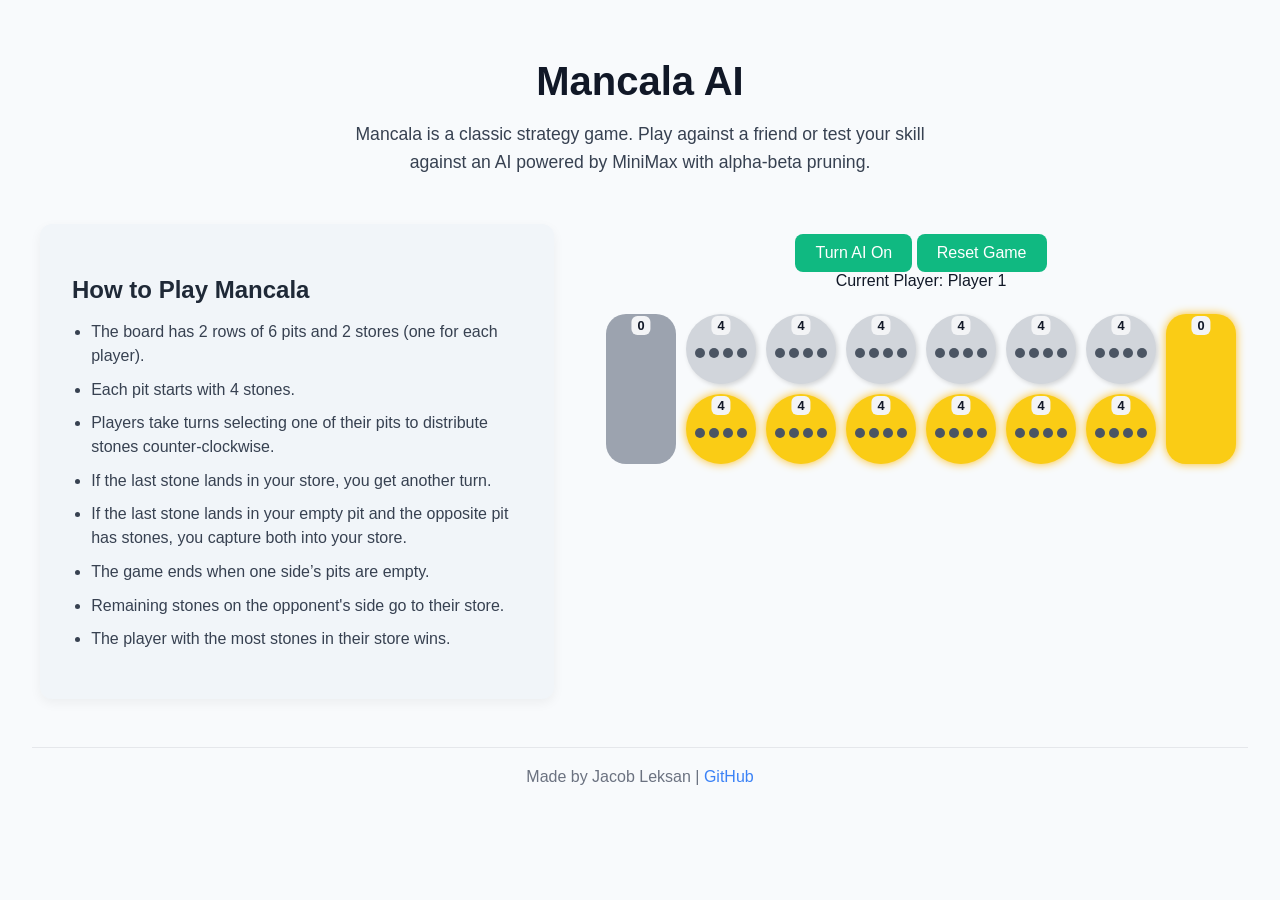
<file: index.html>
<!DOCTYPE html>
<html lang="en">
<head>
  <meta charset="UTF-8" />
  <title>Mancala AI</title>
  <link rel="stylesheet" href="mancala.css" />
  <script defer src="mancala.js"></script>
</head>
<body>
  <header>
    <h1>Mancala AI</h1>
    <p class="tagline">
      Mancala is a classic strategy game. Play against a friend or test your skill against an AI powered by MiniMax with alpha-beta pruning.
    </p>
  </header>

  <div class="layout">
    <section class="how-to-play">
      <h2>How to Play Mancala</h2>
      <ul>
        <li>The board has 2 rows of 6 pits and 2 stores (one for each player).</li>
        <li>Each pit starts with 4 stones.</li>
        <li>Players take turns selecting one of their pits to distribute stones counter-clockwise.</li>
        <li>If the last stone lands in your store, you get another turn.</li>
        <li>If the last stone lands in your empty pit and the opposite pit has stones, you capture both into your store.</li>
        <li>The game ends when one side’s pits are empty.</li>
        <li>Remaining stones on the opponent's side go to their store.</li>
        <li>The player with the most stones in their store wins.</li>
      </ul>
    </section>

    <section class="game-area">
      <button id="AIButton" onclick="return AIButton()">Turn AI On</button>
      <button id="ResetButton" onclick="return resetGame()">Reset Game</button>

      <div class="info">
        <div id="currentPlayer"></div>
        <div id="lastMove" style="margin-top: 10px; font-weight: bold;"></div>
      </div>

      <div class="board">
        <!-- Player 2 store -->
        <div class="store" id="2s"></div>

        <!-- Player 2 pits (right to left) -->
        <div class="pit" id="15" onclick="Validate(board, 1, 0, score)"></div>
        <div class="pit" id="14" onclick="Validate(board, 1, 1, score)"></div>
        <div class="pit" id="13" onclick="Validate(board, 1, 2, score)"></div>
        <div class="pit" id="12" onclick="Validate(board, 1, 3, score)"></div>
        <div class="pit" id="11" onclick="Validate(board, 1, 4, score)"></div>
        <div class="pit" id="10" onclick="Validate(board, 1, 5, score)"></div>


        <!-- Player 1 store -->
        <div class="store" id="1s"></div>

        <!-- Player 1 pits (left to right) -->
        <div class="pit" id="00" onclick="return Validate(board,0,0,score)"></div>
        <div class="pit" id="01" onclick="return Validate(board,0,1,score)"></div>
        <div class="pit" id="02" onclick="return Validate(board,0,2,score)"></div>
        <div class="pit" id="03" onclick="return Validate(board,0,3,score)"></div>
        <div class="pit" id="04" onclick="return Validate(board,0,4,score)"></div>
        <div class="pit" id="05" onclick="return Validate(board,0,5,score)"></div>
      </div>
    </section>
  </div>

  <div id="perfDisplay" style="margin-top: 10px; font-weight: bold;"></div>

  <footer>
    <p>Made by Jacob Leksan | <a href="https://github.com/jmleksan" target="_blank">GitHub</a></p>
  </footer>
</body>
</html>
</file>
<file: mancala.css>
/* === General Layout & Typography === */
body {
  font-family: 'Segoe UI', sans-serif;
  background: #f8fafc;
  color: #111827;
  margin: 0;
  padding: 2rem;
  text-align: center;
}

h1 {
  font-size: 2.5rem;
  margin-bottom: 1rem;
}

p {
  max-width: 600px;
  margin: 0 auto 1rem;
  font-size: 1rem;
  line-height: 1.6;
}

header .tagline {
  font-size: 1.1rem;
  color: #374151;
  margin-bottom: 2rem;
}

/* === Button Styling === */
button {
  background-color: #10b981;
  border: none;
  color: white;
  padding: 10px 20px;
  font-size: 1rem;
  border-radius: 8px;
  cursor: pointer;
  transition: background 0.2s ease;
  margin-top: 10px;
}

button:hover {
  background-color: #059669;
}

button:focus {
  outline: 2px solid #3b82f6;
  outline-offset: 2px;
}

/* === Status Text === */
.status {
  margin-top: 1rem;
  font-size: 1.2rem;
  font-weight: 500;
}

/* === Layout Container === */
.layout {
  display: flex;
  justify-content: center;
  align-items: flex-start;
  gap: 3rem;
  flex-wrap: wrap;
  max-width: 1200px;
  margin: 3rem auto;
}

/* === How to Play Section === */
.how-to-play {
  flex: 1;
  min-width: 300px;
  max-width: 450px;
  background: #f1f5f9;
  padding: 2rem;
  border-radius: 12px;
  text-align: left;
  box-shadow: 0 4px 12px rgba(0, 0, 0, 0.05);
}

.how-to-play h2 {
  font-size: 1.5rem;
  margin-bottom: 1rem;
  color: #1f2937;
}

.how-to-play ul {
  padding-left: 1.2rem;
}

.how-to-play li {
  margin-bottom: 0.6rem;
  line-height: 1.5;
  color: #374151;
}

/* === Game Area === */
.game-area {
  flex: 1;
  min-width: 360px;
  text-align: center;
}

/* === Board Layout === */
.board {
  display: grid;
  grid-template-columns: 70px repeat(6, 70px) 70px;
  grid-template-rows: 70px 70px;
  gap: 10px;
  margin-top: 1.5rem;
  justify-content: center;
  align-items: center;
}

/* === Pits & Stores === */
.pit, .store {
  display: flex;
  align-items: center;
  justify-content: center;
  transition: background-color 0.3s ease, box-shadow 0.3s ease;
  font-weight: bold;
  font-size: 1.2rem;
  position: relative;
}

.pit {
  width: 70px;
  height: 70px;
  background-color: #d1d5db;
  border-radius: 50%;
  box-shadow: 2px 2px 5px rgba(0, 0, 0, 0.15);
  cursor: pointer;
}

.pit:hover {
  transform: scale(1.05);
  background-color: #e5e7eb;
}

.store {
  grid-row: span 2;
  width: 70px;
  height: 150px;
  background-color: #9ca3af;
  border-radius: 20px;
  font-size: 1.5rem;
  cursor: default;
}

/* === Player Highlighting === */
.player1 {
  background-color: #facc15 !important; /* yellow */
  box-shadow: 0 0 10px #fbbf24;
}

.player2 {
  background-color: #60a5fa !important; /* blue */
  box-shadow: 0 0 10px #3b82f6;
}

/* === Seed (Stone) Styling === */
.pit-content {
  display: flex;
  flex-wrap: wrap;
  justify-content: center;
  align-items: center;
  width: 100%;
  height: 100%;
}

.pit-content {
  display: flex;
  flex-wrap: wrap;
  justify-content: center;
  align-items: center;
  width: 100%;
  height: 100%;
  position: relative;
  padding: 12px 4px 4px 4px;
  box-sizing: border-box;
  overflow: hidden;
}

.pit-label {
  position: absolute;
  top: 2px;
  left: 50%;
  transform: translateX(-50%);
  font-size: 0.8rem;
  font-weight: bold;
  color: #111827;
  background-color: #f3f4f6;
  padding: 2px 6px;
  border-radius: 6px;
  pointer-events: none;
  z-index: 2;
}

.seed {
  width: 10px;
  height: 10px;
  border-radius: 50%;
  background-color: #4b5563;
  margin: 2px;
  display: inline-block;
  transition: transform 0.2s ease;
}

.pit-content.too-many .seed {
  transform: scale(0.6);
  margin: 1px;
}

/* === Seed Animation === */
@keyframes pop {
  from {
    transform: scale(0.5);
    opacity: 0;
  }
  to {
    transform: scale(1);
    opacity: 1;
  }
}

/* === Player Labels === */
.labels {
  display: flex;
  justify-content: center;
  margin-top: 0.5rem;
}

.player-label {
  font-size: 1.1rem;
  color: #4b5563;
  margin: 0 1rem;
}

.bottom-label {
  margin-top: -1rem;
  margin-bottom: 2rem;
}

/* === Footer === */
footer {
  margin-top: 3rem;
  padding-top: 1rem;
  border-top: 1px solid #e5e7eb;
  font-size: 0.95rem;
  color: #6b7280;
}

footer a {
  color: #3b82f6;
  text-decoration: none;
}

footer a:hover {
  text-decoration: underline;
}

/* === Responsive Adjustments === */
@media (max-width: 768px) {
  .layout {
    flex-direction: column;
    align-items: center;
    gap: 2rem;
  }

  .how-to-play, .game-area {
    width: 100%;
    max-width: 90%;
  }

  .board {
    grid-template-columns: 50px repeat(6, 50px) 50px;
    grid-template-rows: 60px 60px;
    gap: 6px;
  }

  .pit, .store {
    width: 50px;
    height: 50px;
    font-size: 1rem;
  }

  .store {
    height: 110px;
  }

  .seed {
    width: 8px;
    height: 8px;
  }
  
  .pit-label {
  font-size: 0.65rem;
  padding: 1px 4px;
  }

}

.ai-move {
  border: 3px solid red;
  box-shadow: 0 0 10px red;
}
</file>
